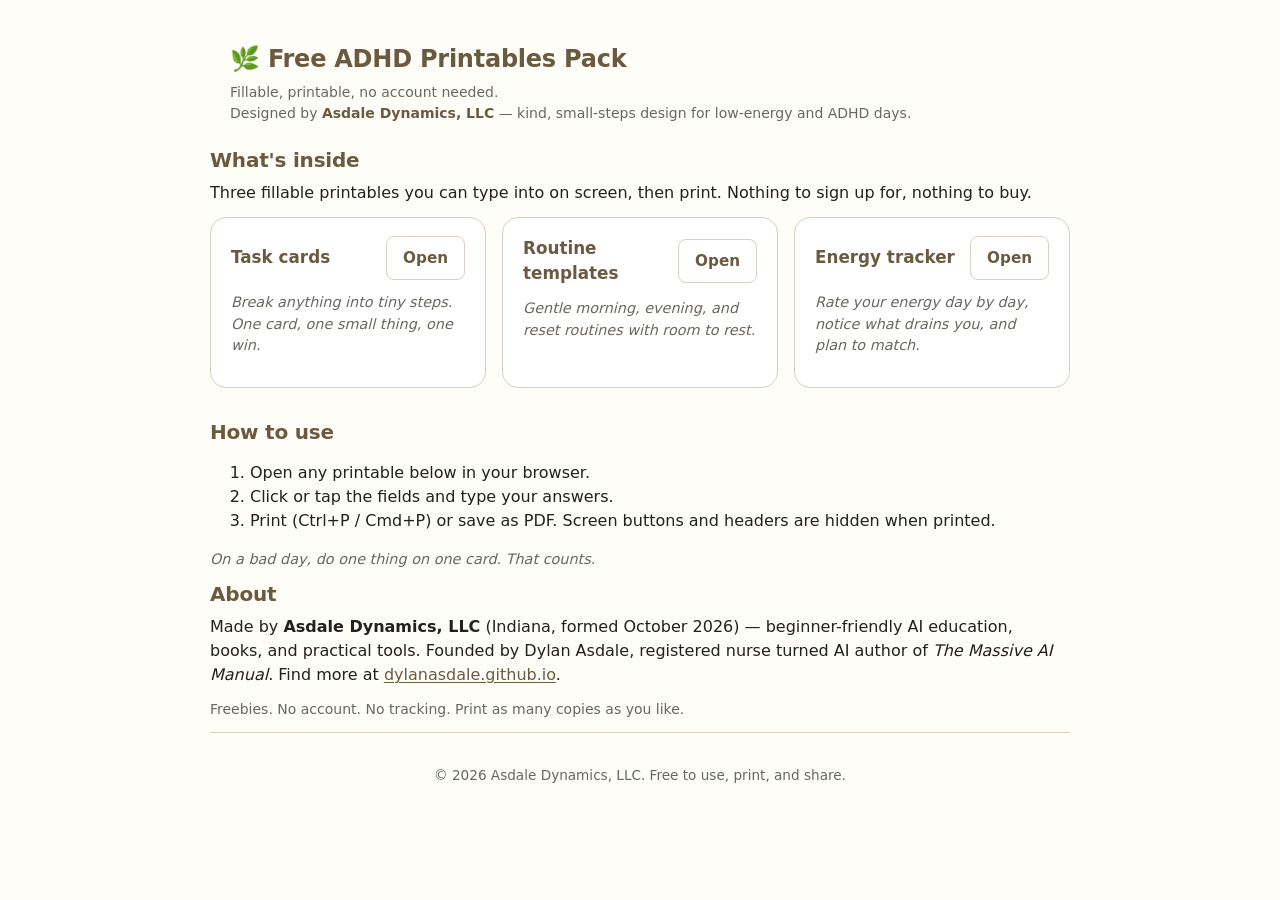
<file: index.html>
<!DOCTYPE html>
<html lang="en">
<head>
<meta charset="utf-8">
<meta name="viewport" content="width=device-width, initial-scale=1">
<title>Free ADHD Printables Pack — Asdale Dynamics, LLC</title>
<meta name="description" content="Fillable, printable task cards, routine templates, and an energy tracker for low-energy and ADHD days. Kind, small-steps design. No account needed.">
<link rel="stylesheet" href="css/style.css">
</head>
<body>
<div class="container">
  <header class="site-header">
    <h1>🌿 Free ADHD Printables Pack</h1>
    <p class="credit">
      Fillable, printable, no account needed.<br>
      Designed by <strong>Asdale Dynamics, LLC</strong> — kind, small-steps design for low-energy and ADHD days.
    </p>
  </header>

  <main>
    <section>
      <h2>What's inside</h2>
      <p>Three fillable printables you can type into on screen, then print. Nothing to sign up for, nothing to buy.</p>

      <div class="row">
        <article class="card">
          <div class="card-header">
            <span class="card-title">Task cards</span>
            <a href="printables/task-cards.html" class="btn btn-outline">Open</a>
          </div>
          <p class="kind-note">Break anything into tiny steps. One card, one small thing, one win.</p>
        </article>

        <article class="card">
          <div class="card-header">
            <span class="card-title">Routine templates</span>
            <a href="printables/routine-template.html" class="btn btn-outline">Open</a>
          </div>
          <p class="kind-note">Gentle morning, evening, and reset routines with room to rest.</p>
        </article>

        <article class="card">
          <div class="card-header">
            <span class="card-title">Energy tracker</span>
            <a href="printables/energy-tracker.html" class="btn btn-outline">Open</a>
          </div>
          <p class="kind-note">Rate your energy day by day, notice what drains you, and plan to match.</p>
        </article>
      </div>
    </section>

    <section>
      <h2>How to use</h2>
      <ol>
        <li>Open any printable below in your browser.</li>
        <li>Click or tap the fields and type your answers.</li>
        <li>Print (Ctrl+P / Cmd+P) or save as PDF. Screen buttons and headers are hidden when printed.</li>
      </ol>
      <p class="kind-note">On a bad day, do one thing on one card. That counts.</p>
    </section>

    <section>
      <h2>About</h2>
      <p>
        Made by <strong>Asdale Dynamics, LLC</strong> (Indiana, formed October 2026) — beginner-friendly AI
        education, books, and practical tools. Founded by Dylan Asdale, registered nurse turned AI author of
        <em>The Massive AI Manual</em>. Find more at <a href="https://dylanasdale.github.io" target="_blank" rel="noopener">dylanasdale.github.io</a>.
      </p>
      <p class="small">Freebies. No account. No tracking. Print as many copies as you like.</p>
    </section>
  </main>

  <footer class="site-footer">
    &copy; 2026 Asdale Dynamics, LLC. Free to use, print, and share.
  </footer>
</div>
</body>
</html>
</file>
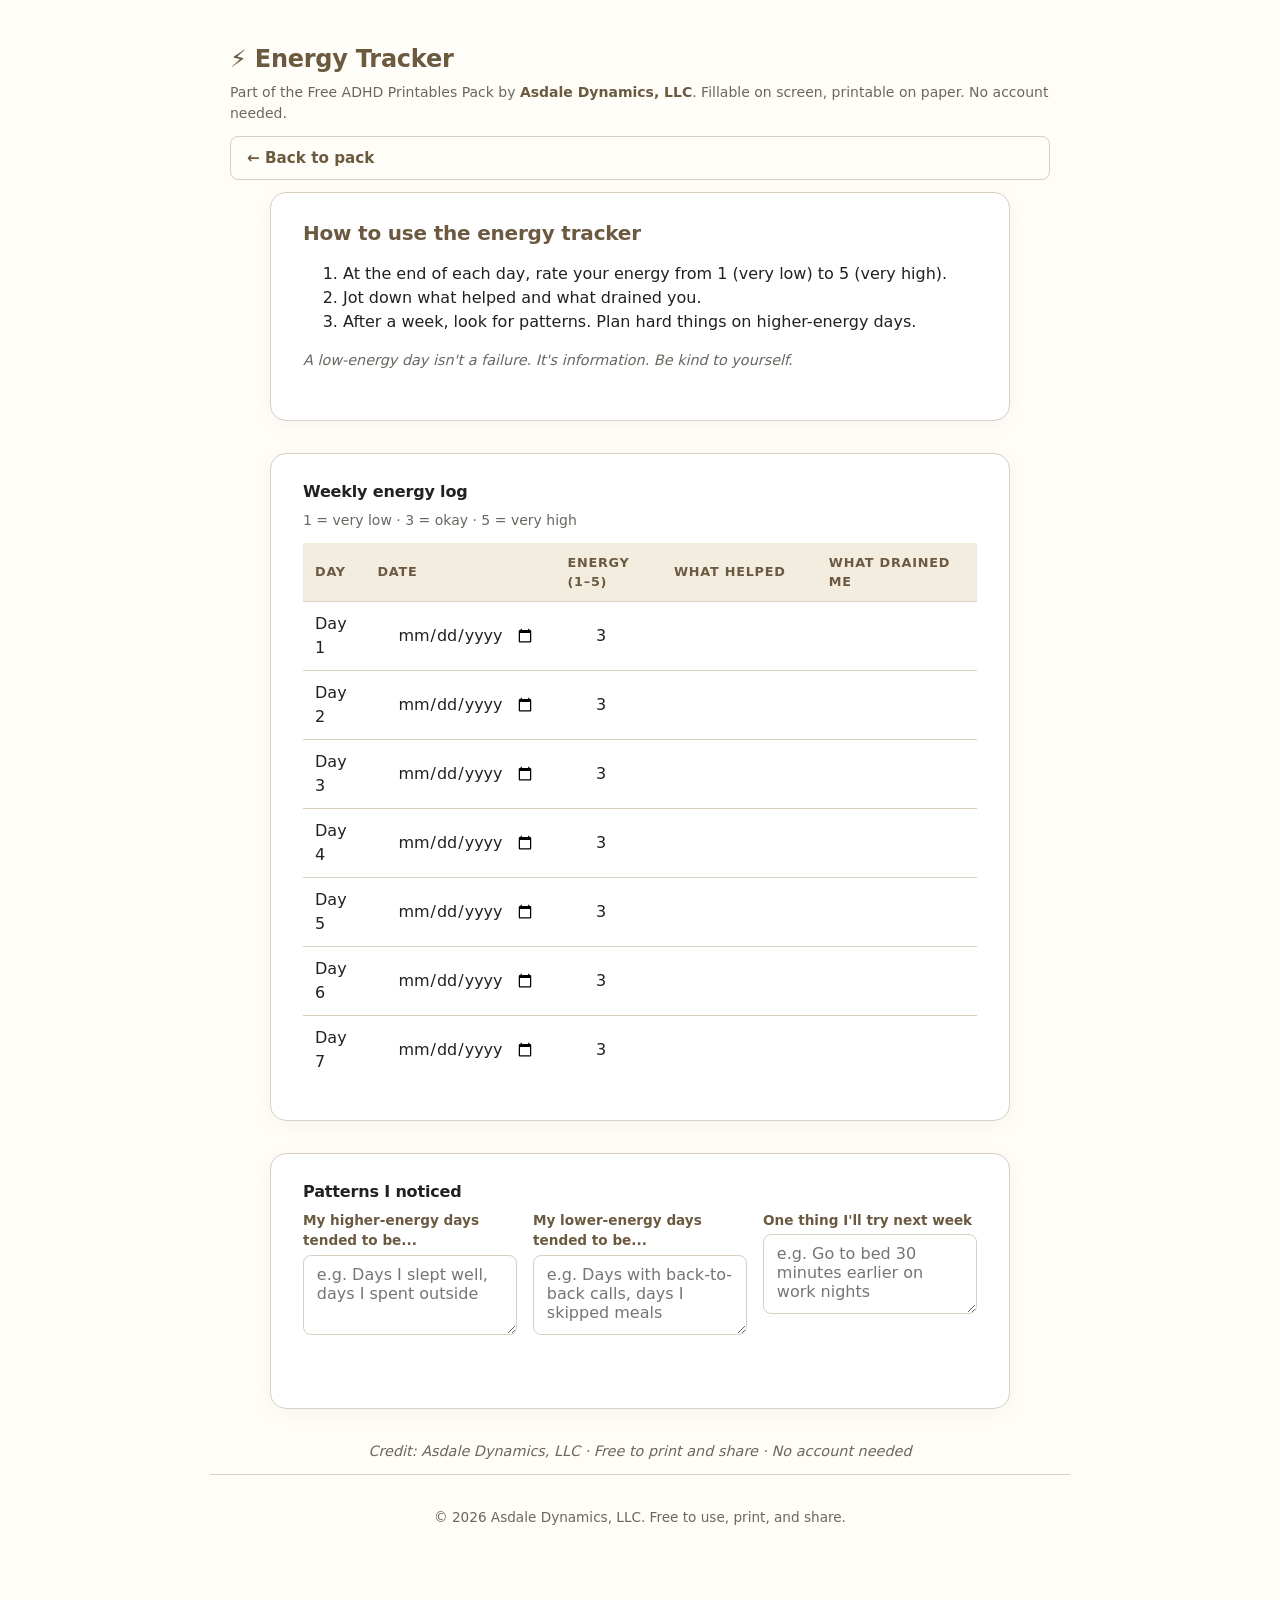
<file: printables/energy-tracker.html>
<!DOCTYPE html>
<html lang="en">
<head>
<meta charset="utf-8">
<meta name="viewport" content="width=device-width, initial-scale=1">
<title>Energy Tracker — Free ADHD Printables Pack</title>
<meta name="description" content="Fillable, printable energy tracker for low-energy and ADHD days. Rate your energy day by day, notice what drains you, and plan to match.">
<link rel="stylesheet" href="../css/style.css">
</head>
<body>
<div class="container">
  <header class="site-header">
    <h1>⚡ Energy Tracker</h1>
    <p class="credit">
      Part of the Free ADHD Printables Pack by <strong>Asdale Dynamics, LLC</strong>.
      Fillable on screen, printable on paper. No account needed.
    </p>
    <a href="../index.html" class="btn btn-outline screen-only">← Back to pack</a>
  </header>

  <main>
    <section class="sheet no-print">
      <h2>How to use the energy tracker</h2>
      <ol>
        <li>At the end of each day, rate your energy from 1 (very low) to 5 (very high).</li>
        <li>Jot down what helped and what drained you.</li>
        <li>After a week, look for patterns. Plan hard things on higher-energy days.</li>
      </ol>
      <p class="kind-note">A low-energy day isn't a failure. It's information. Be kind to yourself.</p>
    </section>

    <section class="sheet">
      <h3>Weekly energy log</h3>
      <p class="small">1 = very low · 3 = okay · 5 = very high</p>
      <table class="tracker-table">
        <thead>
          <tr>
            <th>Day</th>
            <th>Date</th>
            <th>Energy (1–5)</th>
            <th>What helped</th>
            <th>What drained me</th>
          </tr>
        </thead>
        <tbody>
          <tr>
            <td>Day 1</td><td><input type="date"></td><td><input type="number" min="1" max="5" value="3"></td><td><input type="text"></td><td><input type="text"></td>
          </tr>
          <tr>
            <td>Day 2</td><td><input type="date"></td><td><input type="number" min="1" max="5" value="3"></td><td><input type="text"></td><td><input type="text"></td>
          </tr>
          <tr>
            <td>Day 3</td><td><input type="date"></td><td><input type="number" min="1" max="5" value="3"></td><td><input type="text"></td><td><input type="text"></td>
          </tr>
          <tr>
            <td>Day 4</td><td><input type="date"></td><td><input type="number" min="1" max="5" value="3"></td><td><input type="text"></td><td><input type="text"></td>
          </tr>
          <tr>
            <td>Day 5</td><td><input type="date"></td><td><input type="number" min="1" max="5" value="3"></td><td><input type="text"></td><td><input type="text"></td>
          </tr>
          <tr>
            <td>Day 6</td><td><input type="date"></td><td><input type="number" min="1" max="5" value="3"></td><td><input type="text"></td><td><input type="text"></td>
          </tr>
          <tr>
            <td>Day 7</td><td><input type="date"></td><td><input type="number" min="1" max="5" value="3"></td><td><input type="text"></td><td><input type="text"></td>
          </tr>
        </tbody>
      </table>
    </section>

    <section class="sheet">
      <h3>Patterns I noticed</h3>
      <div class="row">
        <div class="field full">
          <label>My higher-energy days tended to be...</label>
          <textarea placeholder="e.g. Days I slept well, days I spent outside"></textarea>
        </div>
        <div class="field full">
          <label>My lower-energy days tended to be...</label>
          <textarea placeholder="e.g. Days with back-to-back calls, days I skipped meals"></textarea>
        </div>
        <div class="field full">
          <label>One thing I'll try next week</label>
          <textarea placeholder="e.g. Go to bed 30 minutes earlier on work nights"></textarea>
        </div>
      </div>
    </section>

    <p class="small kind-note" style="text-align:center;">
      Credit: Asdale Dynamics, LLC · Free to print and share · No account needed
    </p>
  </main>

  <footer class="site-footer no-print">
    &copy; 2026 Asdale Dynamics, LLC. Free to use, print, and share.
  </footer>
</div>
</body>
</html>
</file>
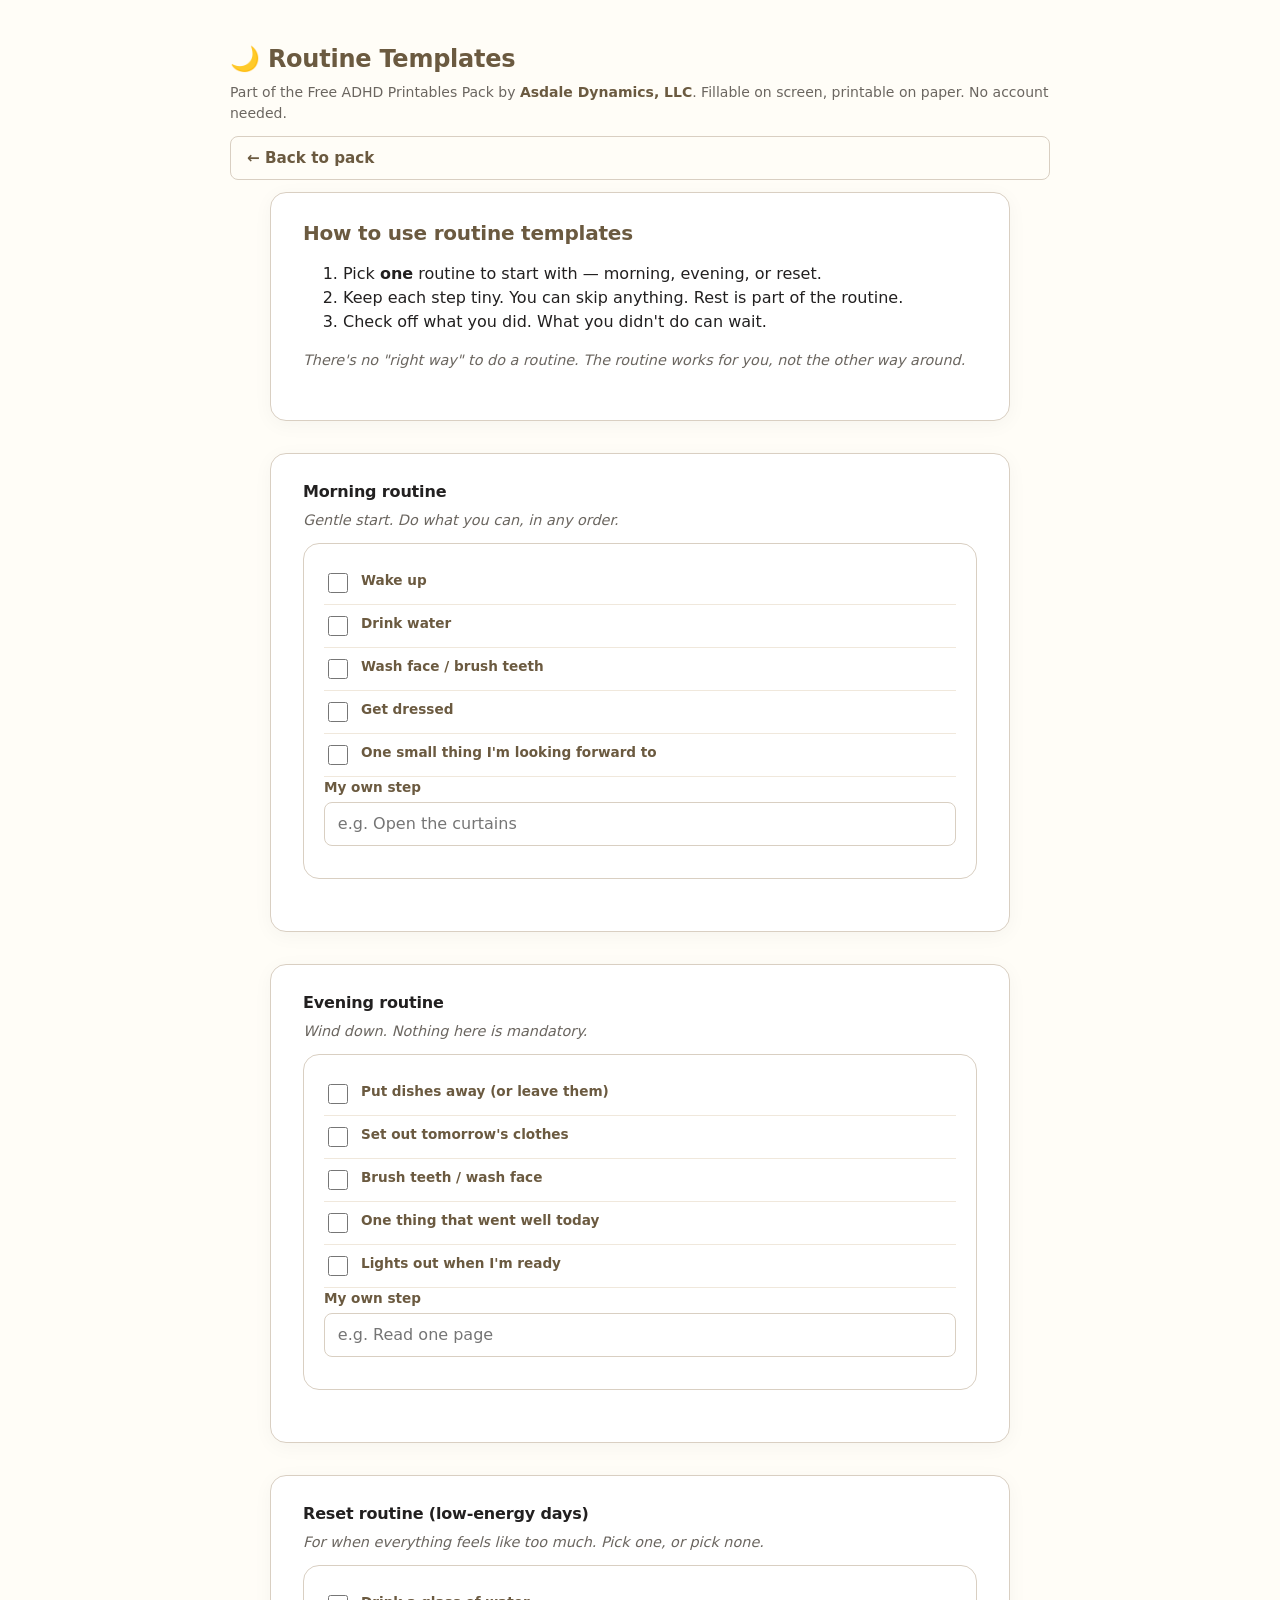
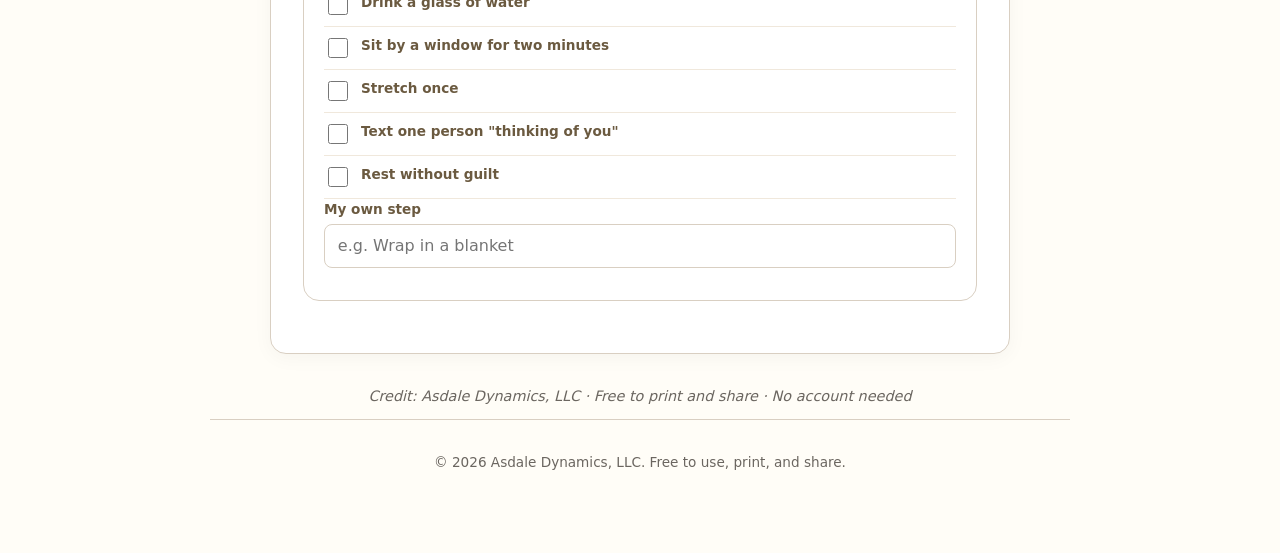
<file: printables/routine-template.html>
<!DOCTYPE html>
<html lang="en">
<head>
<meta charset="utf-8">
<meta name="viewport" content="width=device-width, initial-scale=1">
<title>Routine Templates — Free ADHD Printables Pack</title>
<meta name="description" content="Fillable, printable routine templates for low-energy and ADHD days. Gentle morning, evening, and reset routines with room to rest.">
<link rel="stylesheet" href="../css/style.css">
</head>
<body>
<div class="container">
  <header class="site-header">
    <h1>🌙 Routine Templates</h1>
    <p class="credit">
      Part of the Free ADHD Printables Pack by <strong>Asdale Dynamics, LLC</strong>.
      Fillable on screen, printable on paper. No account needed.
    </p>
    <a href="../index.html" class="btn btn-outline screen-only">← Back to pack</a>
  </header>

  <main>
    <section class="sheet no-print">
      <h2>How to use routine templates</h2>
      <ol>
        <li>Pick <strong>one</strong> routine to start with — morning, evening, or reset.</li>
        <li>Keep each step tiny. You can skip anything. Rest is part of the routine.</li>
        <li>Check off what you did. What you didn't do can wait.</li>
      </ol>
      <p class="kind-note">There's no "right way" to do a routine. The routine works for you, not the other way around.</p>
    </section>

    <section class="sheet">
      <h3>Morning routine</h3>
      <p class="small kind-note">Gentle start. Do what you can, in any order.</p>
      <div class="card">
        <div class="step">
          <input type="checkbox" id="m1">
          <label for="m1" class="step-text">Wake up</label>
        </div>
        <div class="step">
          <input type="checkbox" id="m2">
          <label for="m2" class="step-text">Drink water</label>
        </div>
        <div class="step">
          <input type="checkbox" id="m3">
          <label for="m3" class="step-text">Wash face / brush teeth</label>
        </div>
        <div class="step">
          <input type="checkbox" id="m4">
          <label for="m4" class="step-text">Get dressed</label>
        </div>
        <div class="step">
          <input type="checkbox" id="m5">
          <label for="m5" class="step-text">One small thing I'm looking forward to</label>
        </div>
        <div class="field">
          <label for="m-extra">My own step</label>
          <input type="text" id="m-extra" placeholder="e.g. Open the curtains">
        </div>
      </div>
    </section>

    <section class="sheet">
      <h3>Evening routine</h3>
      <p class="small kind-note">Wind down. Nothing here is mandatory.</p>
      <div class="card">
        <div class="step">
          <input type="checkbox" id="e1">
          <label for="e1" class="step-text">Put dishes away (or leave them)</label>
        </div>
        <div class="step">
          <input type="checkbox" id="e2">
          <label for="e2" class="step-text">Set out tomorrow's clothes</label>
        </div>
        <div class="step">
          <input type="checkbox" id="e3">
          <label for="e3" class="step-text">Brush teeth / wash face</label>
        </div>
        <div class="step">
          <input type="checkbox" id="e4">
          <label for="e4" class="step-text">One thing that went well today</label>
        </div>
        <div class="step">
          <input type="checkbox" id="e5">
          <label for="e5" class="step-text">Lights out when I'm ready</label>
        </div>
        <div class="field">
          <label for="e-extra">My own step</label>
          <input type="text" id="e-extra" placeholder="e.g. Read one page">
        </div>
      </div>
    </section>

    <section class="sheet">
      <h3>Reset routine (low-energy days)</h3>
      <p class="small kind-note">For when everything feels like too much. Pick one, or pick none.</p>
      <div class="card">
        <div class="step">
          <input type="checkbox" id="r1">
          <label for="r1" class="step-text">Drink a glass of water</label>
        </div>
        <div class="step">
          <input type="checkbox" id="r2">
          <label for="r2" class="step-text">Sit by a window for two minutes</label>
        </div>
        <div class="step">
          <input type="checkbox" id="r3">
          <label for="r3" class="step-text">Stretch once</label>
        </div>
        <div class="step">
          <input type="checkbox" id="r4">
          <label for="r4" class="step-text">Text one person "thinking of you"</label>
        </div>
        <div class="step">
          <input type="checkbox" id="r5">
          <label for="r5" class="step-text">Rest without guilt</label>
        </div>
        <div class="field">
          <label for="r-extra">My own step</label>
          <input type="text" id="r-extra" placeholder="e.g. Wrap in a blanket">
        </div>
      </div>
    </section>

    <p class="small kind-note" style="text-align:center;">
      Credit: Asdale Dynamics, LLC · Free to print and share · No account needed
    </p>
  </main>

  <footer class="site-footer no-print">
    &copy; 2026 Asdale Dynamics, LLC. Free to use, print, and share.
  </footer>
</div>
</body>
</html>
</file>
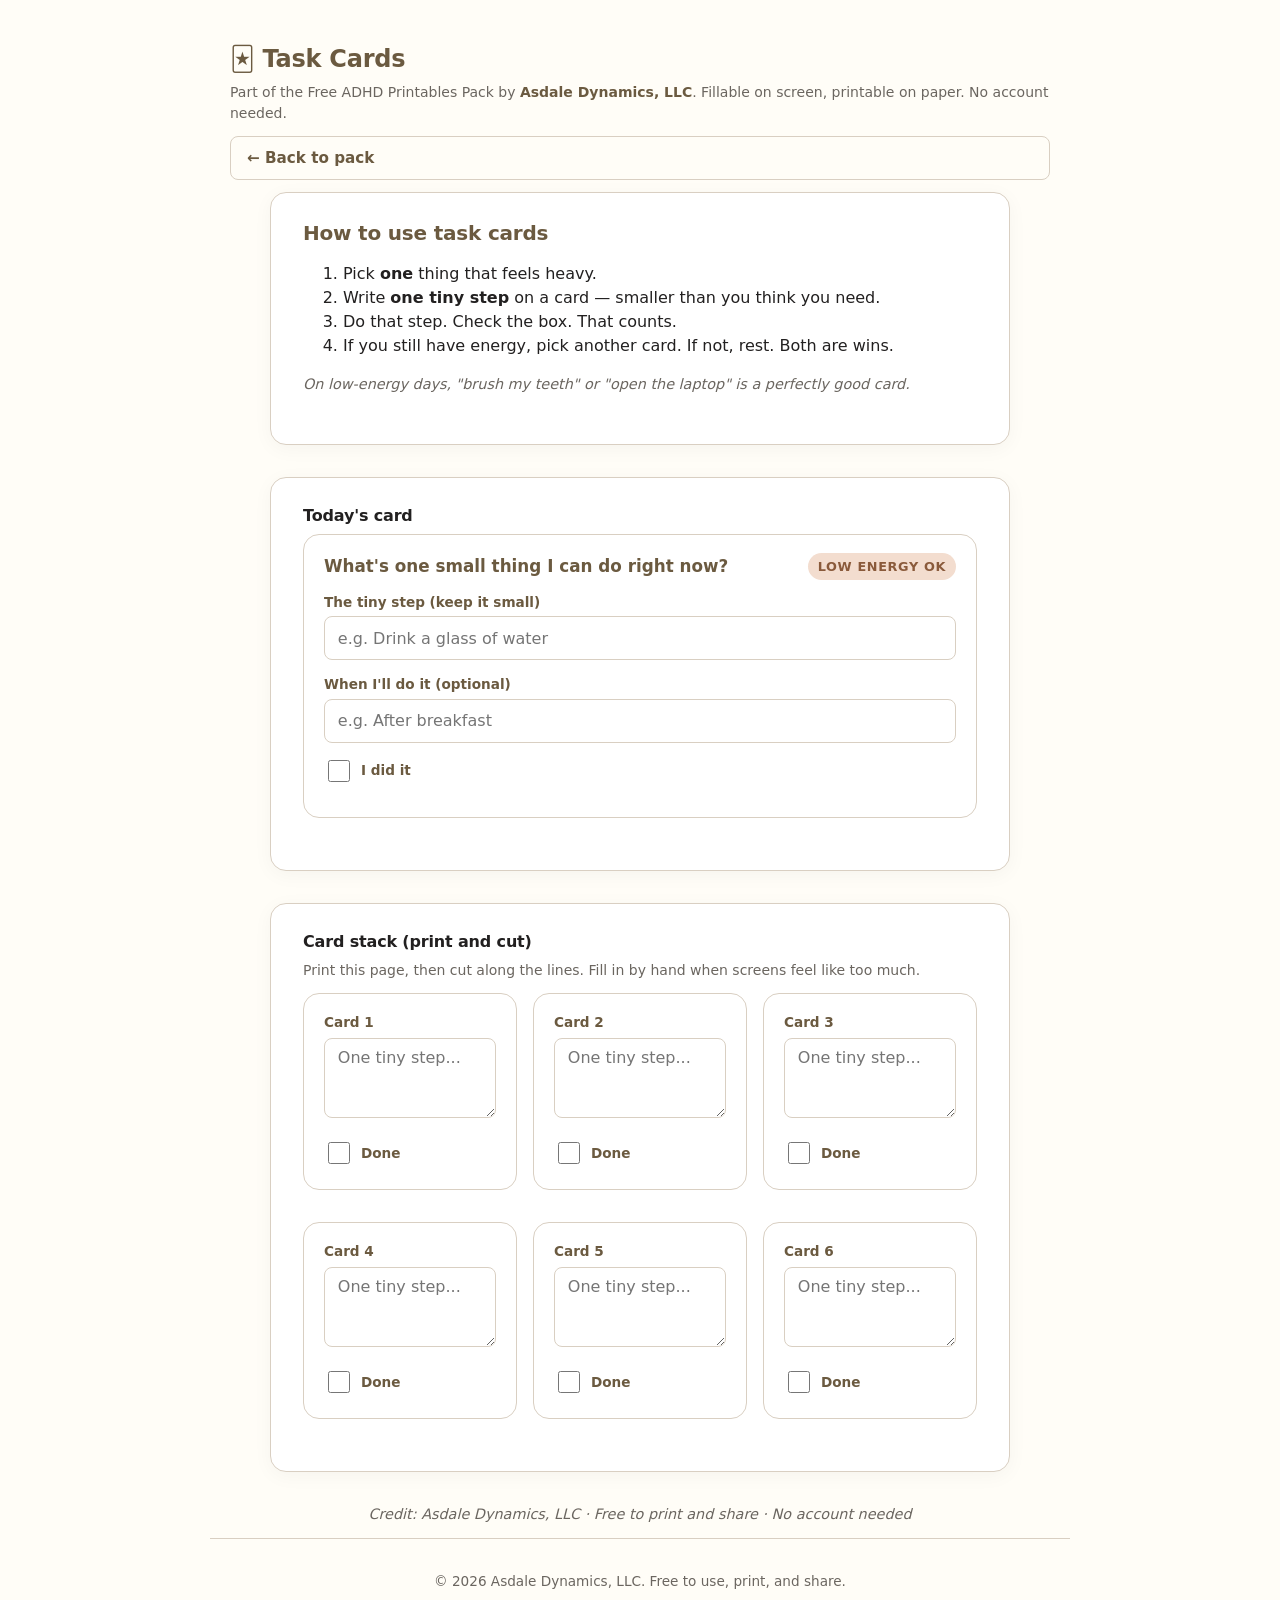
<file: printables/task-cards.html>
<!DOCTYPE html>
<html lang="en">
<head>
<meta charset="utf-8">
<meta name="viewport" content="width=device-width, initial-scale=1">
<title>Task Cards — Free ADHD Printables Pack</title>
<meta name="description" content="Fillable, printable task cards for low-energy and ADHD days. One card, one small thing, one win.">
<link rel="stylesheet" href="../css/style.css">
</head>
<body>
<div class="container">
  <header class="site-header">
    <h1>🃏 Task Cards</h1>
    <p class="credit">
      Part of the Free ADHD Printables Pack by <strong>Asdale Dynamics, LLC</strong>.
      Fillable on screen, printable on paper. No account needed.
    </p>
    <a href="../index.html" class="btn btn-outline screen-only">← Back to pack</a>
  </header>

  <main>
    <section class="sheet no-print">
      <h2>How to use task cards</h2>
      <ol>
        <li>Pick <strong>one</strong> thing that feels heavy.</li>
        <li>Write <strong>one tiny step</strong> on a card — smaller than you think you need.</li>
        <li>Do that step. Check the box. That counts.</li>
        <li>If you still have energy, pick another card. If not, rest. Both are wins.</li>
      </ol>
      <p class="kind-note">On low-energy days, "brush my teeth" or "open the laptop" is a perfectly good card.</p>
    </section>

    <section class="sheet">
      <h3>Today's card</h3>
      <div class="card">
        <div class="card-header">
          <span class="card-title">What's one small thing I can do right now?</span>
          <span class="energy-badge energy-low">Low energy OK</span>
        </div>
        <div class="field">
          <label for="card-task">The tiny step (keep it small)</label>
          <input type="text" id="card-task" placeholder="e.g. Drink a glass of water">
        </div>
        <div class="field">
          <label for="card-when">When I'll do it (optional)</label>
          <input type="text" id="card-when" placeholder="e.g. After breakfast">
        </div>
        <div class="field" style="margin-top:10px;">
          <label style="display:flex;align-items:center;gap:8px;">
            <input type="checkbox" id="card-done" class="done-checkbox">
            <span>I did it</span>
          </label>
        </div>
      </div>
    </section>

    <section class="sheet">
      <h3>Card stack (print and cut)</h3>
      <p class="small">Print this page, then cut along the lines. Fill in by hand when screens feel like too much.</p>
      <div class="grid-3">
        <div class="card">
          <div class="field small" style="margin-bottom:6px;">
            <label>Card 1</label>
          </div>
          <div class="field">
            <textarea placeholder="One tiny step..."></textarea>
          </div>
          <label style="display:flex;align-items:center;gap:8px;margin-top:8px;">
            <input type="checkbox" class="done-checkbox">
            <span>Done</span>
          </label>
        </div>
        <div class="card">
          <div class="field small" style="margin-bottom:6px;">
            <label>Card 2</label>
          </div>
          <div class="field">
            <textarea placeholder="One tiny step..."></textarea>
          </div>
          <label style="display:flex;align-items:center;gap:8px;margin-top:8px;">
            <input type="checkbox" class="done-checkbox">
            <span>Done</span>
          </label>
        </div>
        <div class="card">
          <div class="field small" style="margin-bottom:6px;">
            <label>Card 3</label>
          </div>
          <div class="field">
            <textarea placeholder="One tiny step..."></textarea>
          </div>
          <label style="display:flex;align-items:center;gap:8px;margin-top:8px;">
            <input type="checkbox" class="done-checkbox">
            <span>Done</span>
          </label>
        </div>
        <div class="card">
          <div class="field small" style="margin-bottom:6px;">
            <label>Card 4</label>
          </div>
          <div class="field">
            <textarea placeholder="One tiny step..."></textarea>
          </div>
          <label style="display:flex;align-items:center;gap:8px;margin-top:8px;">
            <input type="checkbox" class="done-checkbox">
            <span>Done</span>
          </label>
        </div>
        <div class="card">
          <div class="field small" style="margin-bottom:6px;">
            <label>Card 5</label>
          </div>
          <div class="field">
            <textarea placeholder="One tiny step..."></textarea>
          </div>
          <label style="display:flex;align-items:center;gap:8px;margin-top:8px;">
            <input type="checkbox" class="done-checkbox">
            <span>Done</span>
          </label>
        </div>
        <div class="card">
          <div class="field small" style="margin-bottom:6px;">
            <label>Card 6</label>
          </div>
          <div class="field">
            <textarea placeholder="One tiny step..."></textarea>
          </div>
          <label style="display:flex;align-items:center;gap:8px;margin-top:8px;">
            <input type="checkbox" class="done-checkbox">
            <span>Done</span>
          </label>
        </div>
      </div>
    </section>

    <p class="small kind-note" style="text-align:center;">
      Credit: Asdale Dynamics, LLC · Free to print and share · No account needed
    </p>
  </main>

  <footer class="site-footer no-print">
    &copy; 2026 Asdale Dynamics, LLC. Free to use, print, and share.
  </footer>
</div>
</body>
</html>
</file>
<file: css/style.css>
/*
 * Free ADHD Printables Pack — shared styles
 * Asdale Dynamics, LLC (2026)
 * Kind, small-steps design for low-energy and ADHD days.
 * Screen-friendly and print-friendly. No account needed.
 */

/* ---------- design tokens ---------- */
:root {
  --ink: #222020;
  --muted: #6b6660;
  --line: #d9cfc2;
  --paper: #fffdf7;
  --card: #ffffff;
  --accent: #7c694d;
  --accent-dark: #6b5a40;
  --soft: #f3ede0;
  --soft-text: #5b4f3e;

  --energy-low: #c98a6a;
  --energy-mid: #d4a373;
  --energy-high: #8aa85c;

  --radius: 16px;
  --radius-sm: 8px;
  --gap: 16px;
  --touch: 44px;
}

/* ---------- reset ---------- */
*,
*::before,
*::after {
  box-sizing: border-box;
}

html {
  line-height: 1.5;
  -webkit-text-size-adjust: 100%;
}

body {
  margin: 0;
  font-family: system-ui, -apple-system, Segoe UI, Roboto, Helvetica, Arial,
    sans-serif;
  color: var(--ink);
  background: var(--paper);
}

/* ---------- typography ---------- */
h1,
h2,
h3,
h4 {
  margin: 0 0 0.5rem 0;
  line-height: 1.25;
  letter-spacing: -0.01em;
}

h1 {
  font-size: 1.75rem;
  color: var(--accent-dark);
}

h2 {
  font-size: 1.25rem;
  color: var(--accent-dark);
}

h3 {
  font-size: 1rem;
  color: var(--ink);
}

p {
  margin: 0 0 0.75rem 0;
}

.small {
  font-size: 0.875rem;
  color: var(--muted);
}

.kind-note {
  font-size: 0.9rem;
  color: var(--muted);
  font-style: italic;
}

/* ---------- layout ---------- */
.container {
  max-width: 900px;
  margin: 0 auto;
  padding: var(--gap) 20px 48px;
}

.sheet {
  max-width: 740px;
  margin: 0 auto 32px;
  background: var(--card);
  border: 1px solid var(--line);
  border-radius: var(--radius);
  padding: 28px 32px 36px;
  box-shadow: 0 4px 20px rgba(0, 0, 0, 0.04);
}

.sheet + .sheet {
  margin-top: 24px;
}

/* ---------- header ---------- */
.site-header {
  padding: 28px 20px 12px;
}

.site-header h1 {
  font-size: 1.5rem;
  display: flex;
  align-items: center;
  gap: 10px;
}

.credit {
  color: var(--muted);
  font-size: 0.875rem;
  margin-top: 6px;
}

.credit strong {
  color: var(--accent-dark);
}

/* ---------- buttons ---------- */
.btn {
  display: inline-flex;
  align-items: center;
  justify-content: center;
  gap: 6px;
  padding: 0.6rem 1rem;
  font-size: 0.95rem;
  font-weight: 600;
  color: #fff;
  background: var(--accent);
  border: none;
  border-radius: var(--radius-sm);
  cursor: pointer;
  text-decoration: none;
  min-height: var(--touch);
}

.btn:hover {
  background: var(--accent-dark);
}

.btn:focus-visible {
  outline: 3px solid var(--accent);
  outline-offset: 2px;
}

.btn-outline {
  background: transparent;
  color: var(--accent-dark);
  border: 1px solid var(--line);
}

.btn-outline:hover {
  background: var(--soft);
}

/* ---------- forms ---------- */
label {
  display: block;
  font-size: 0.85rem;
  font-weight: 600;
  color: var(--accent-dark);
  margin: 0 0 4px 0;
}

label small {
  font-weight: 400;
  color: var(--muted);
}

input[type="text"],
input[type="number"],
input[type="date"],
input[type="time"],
select,
textarea {
  width: 100%;
  min-height: var(--touch);
  padding: 0.55rem 0.8rem;
  font-size: 1rem;
  font-family: inherit;
  color: var(--ink);
  background: #fff;
  border: 1px solid var(--line);
  border-radius: var(--radius-sm);
  outline: none;
  transition: border-color 0.15s, box-shadow 0.15s;
}

input:focus,
select:focus,
textarea:focus {
  border-color: var(--accent);
  box-shadow: 0 0 0 3px rgba(124, 105, 77, 0.12);
}

textarea {
  resize: vertical;
  min-height: 80px;
}

.field {
  margin: 0 0 14px 0;
}

.field.full {
  width: 100%;
}

.row {
  display: grid;
  grid-template-columns: repeat(auto-fit, minmax(200px, 1fr));
  gap: var(--gap);
  margin: 0 0 16px 0;
}

.grid-3 {
  display: grid;
  grid-template-columns: repeat(3, 1fr);
  gap: var(--gap);
}

/* ---------- cards / checklist ---------- */
.card {
  border: 1px solid var(--line);
  border-radius: var(--radius);
  padding: 18px 20px;
  margin: 0 0 var(--gap) 0;
  background: #fff;
}

.card-header {
  display: flex;
  align-items: center;
  justify-content: space-between;
  margin-bottom: 12px;
}

.card-title {
  font-size: 1.05rem;
  font-weight: 700;
  color: var(--accent-dark);
}

.done-checkbox {
  width: 22px;
  height: 22px;
  accent-color: var(--accent);
}

.step {
  display: flex;
  align-items: flex-start;
  gap: 10px;
  padding: 8px 0;
  border-bottom: 1px solid #f0e8dc;
}

.step:last-child {
  border-bottom: none;
}

.step input[type="checkbox"] {
  width: 20px;
  height: 20px;
  margin-top: 3px;
  accent-color: var(--accent);
  flex-shrink: 0;
}

.step-text {
  flex: 1;
}

.energy-badge {
  display: inline-flex;
  align-items: center;
  gap: 6px;
  padding: 4px 10px;
  font-size: 0.8rem;
  font-weight: 700;
  border-radius: 999px;
  text-transform: uppercase;
  letter-spacing: 0.05em;
}

.energy-low {
  background: #f3ddcf;
  color: #8a5a3b;
}
.energy-mid {
  background: #ede3cf;
  color: #7a623b;
}
.energy-high {
  background: #e3ecd9;
  color: #55743b;
}

/* ---------- energy tracker ---------- */
.tracker-table {
  width: 100%;
  border-collapse: collapse;
  margin-top: 8px;
}

.tracker-table th,
.tracker-table td {
  text-align: left;
  padding: 10px 12px;
  border-bottom: 1px solid var(--line);
}

.tracker-table th {
  font-size: 0.8rem;
  font-weight: 700;
  color: var(--accent-dark);
  text-transform: uppercase;
  letter-spacing: 0.06em;
  background: var(--soft);
}

.tracker-table td input {
  width: 100%;
  border: none;
  background: transparent;
  padding: 6px 8px;
  font-size: 1rem;
  text-align: center;
}

.tracker-table tr:last-child td {
  border-bottom: none;
}

/* ---------- footer ---------- */
.site-footer {
  padding: 32px 20px;
  color: var(--muted);
  font-size: 0.85rem;
  text-align: center;
  border-top: 1px solid var(--line);
}

/* ---------- print ---------- */
@media print {
  html {
    -webkit-print-color-adjust: exact;
    print-color-adjust: exact;
  }

  body {
    background: #fff !important;
    color: #000;
    font-size: 11pt;
  }

  .no-print,
  .btn,
  .site-header,
  .site-footer,
  .screen-only {
    display: none !important;
  }

  .sheet {
    border: none;
    box-shadow: none;
    border-radius: 0;
    padding: 0 10px 18px;
    margin: 0;
    page-break-inside: avoid;
    background: #fff !important;
  }

  h1,
  h2,
  h3 {
    page-break-after: avoid;
  }

  .card {
    border: 1px solid #999;
    page-break-inside: avoid;
    background: #fff !important;
  }

  input,
  select,
  textarea {
    background: #fff !important;
    color: #000;
    border: 1px solid #666 !important;
    -webkit-print-color-adjust: exact;
    print-color-adjust: exact;
  }

  input[type="checkbox"],
  input[type="radio"] {
    -webkit-print-color-adjust: exact;
    print-color-adjust: exact;
  }

  .tracker-table {
    font-size: 9pt;
  }

  .tracker-table th {
    background: #e8e2d8 !important;
    color: #000;
  }

  .energy-badge {
    border: 1px solid #666;
    background: #fff !important;
    color: #000 !important;
    -webkit-print-color-adjust: exact;
    print-color-adjust: exact;
  }

  @page {
    margin: 14mm 12mm;
  }

  @page :first {
    margin-top: 10mm;
  }
}

/* ---------- screen utilities ---------- */
.screen-only {
  display: block;
}

a {
  color: var(--accent-dark);
  text-decoration: underline;
  text-underline-offset: 2px;
}
</file>
